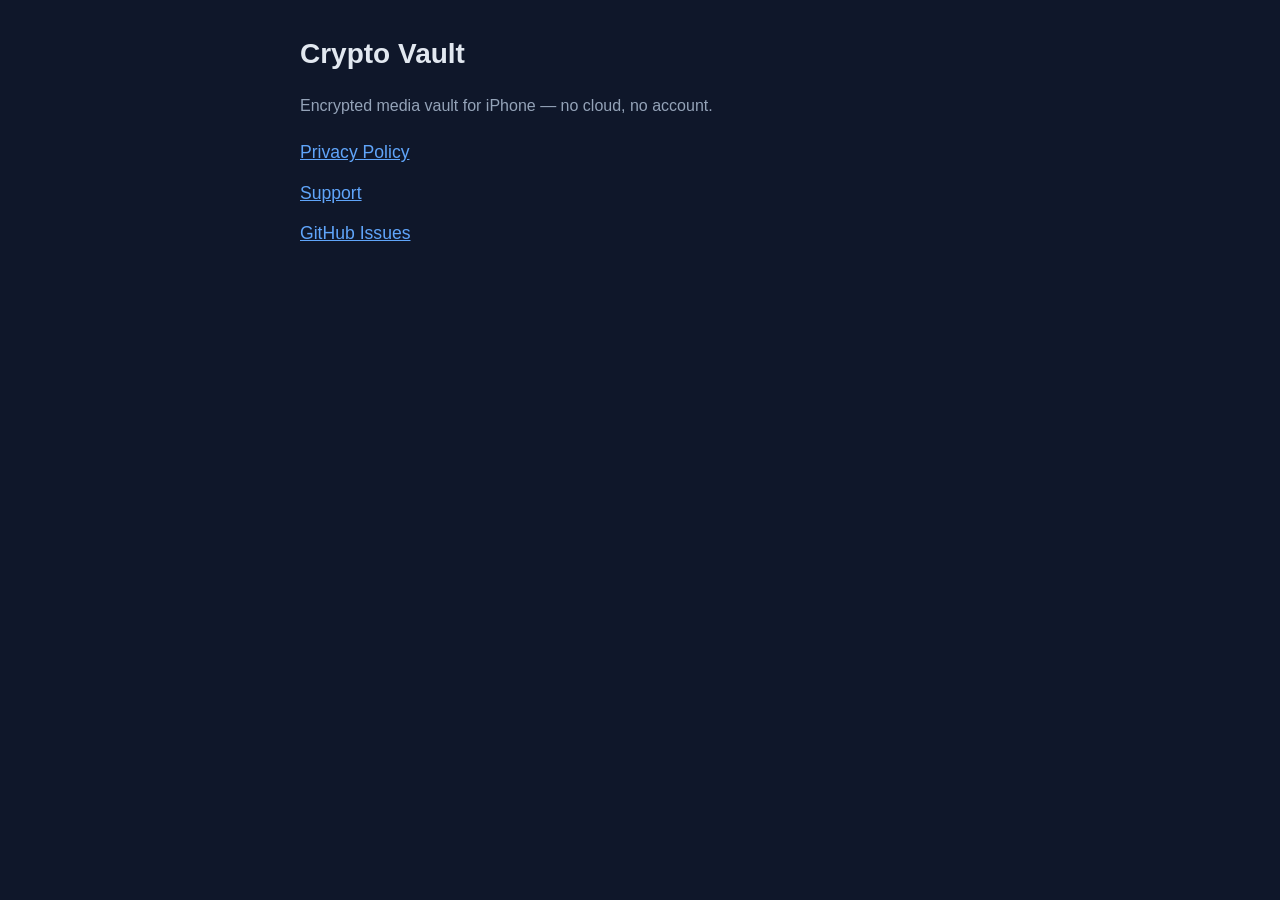
<file: index.html>
<!DOCTYPE html>
<html lang="en">
<head>
  <meta charset="utf-8" />
  <meta name="viewport" content="width=device-width, initial-scale=1" />
  <title>Crypto Vault</title>
  <link rel="stylesheet" href="style.css" />
</head>
<body>
  <main>
    <h1>Crypto Vault</h1>
    <p class="meta">Encrypted media vault for iPhone — no cloud, no account.</p>
    <ul class="links">
      <li><a href="privacy.html">Privacy Policy</a></li>
      <li><a href="support.html">Support</a></li>
      <li><a href="https://github.com/cai40/crypto-vault/issues">GitHub Issues</a></li>
    </ul>
  </main>
</body>
</html>
</file>
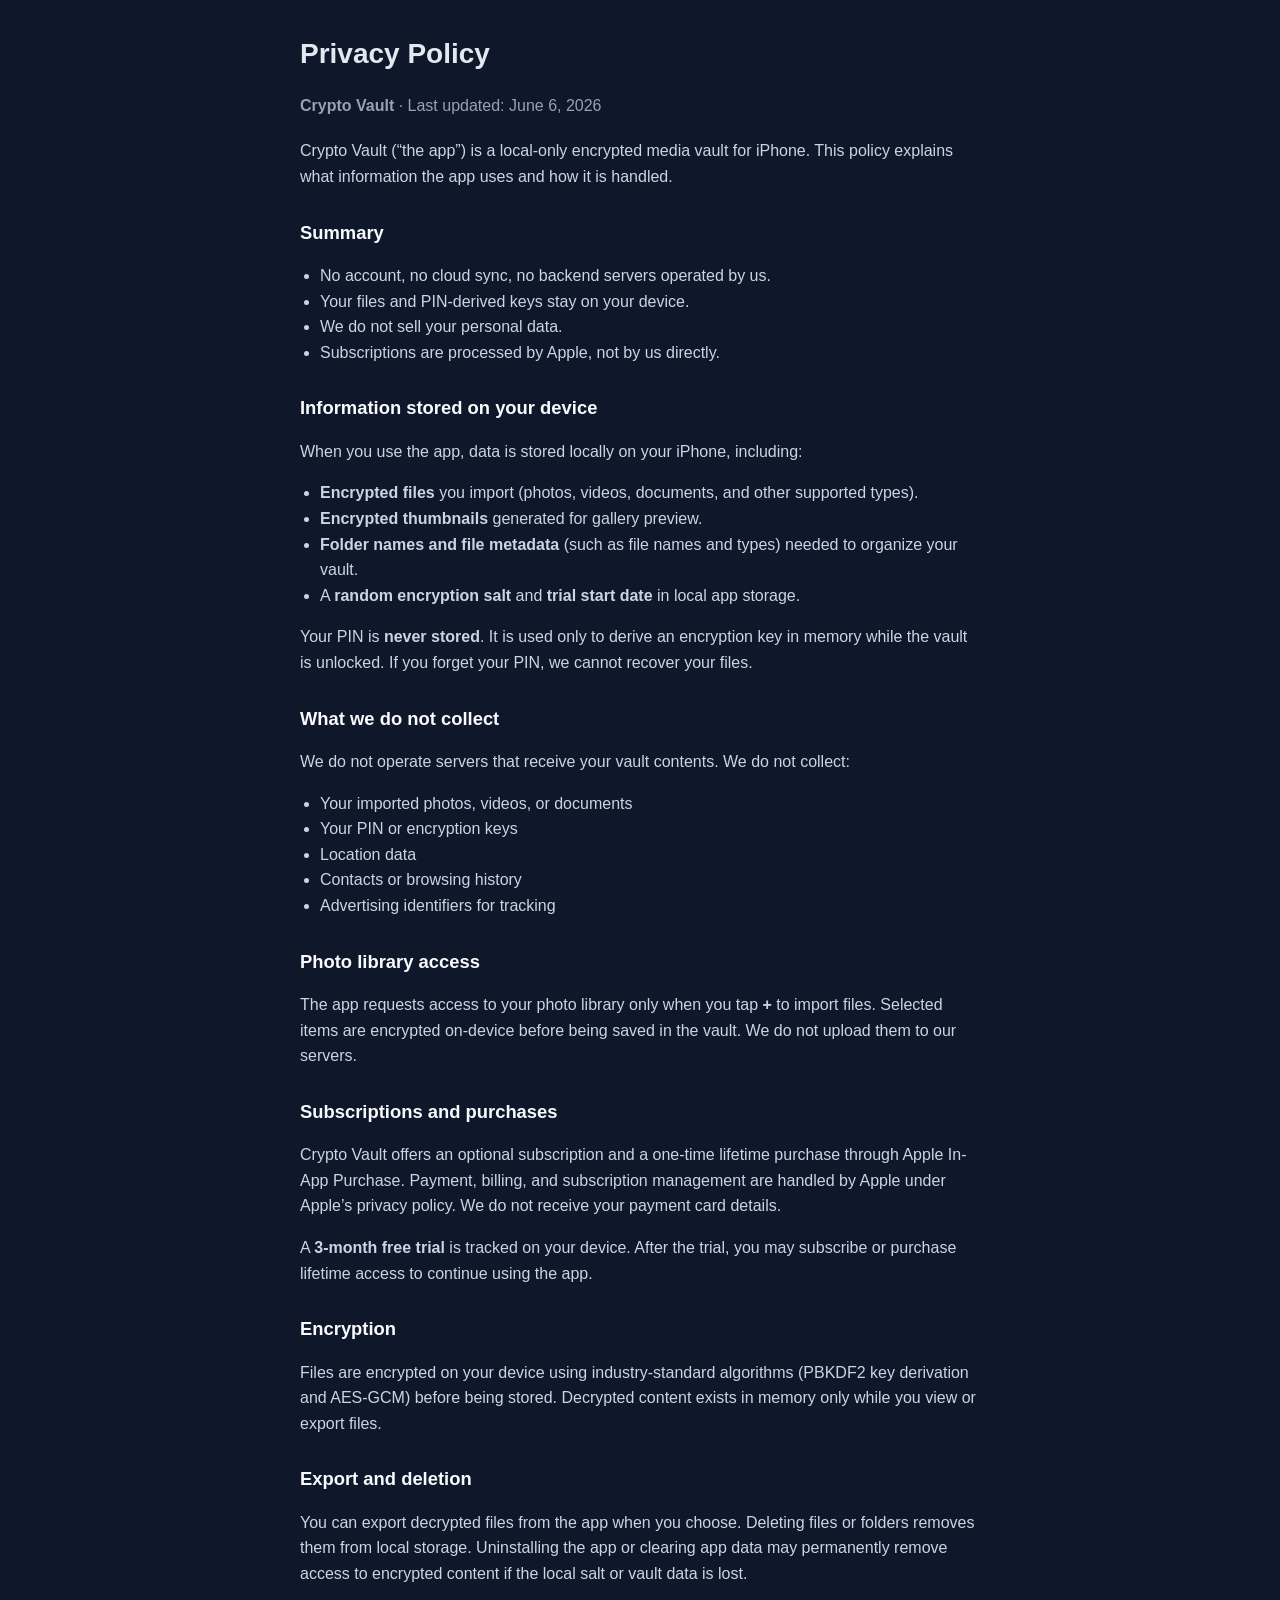
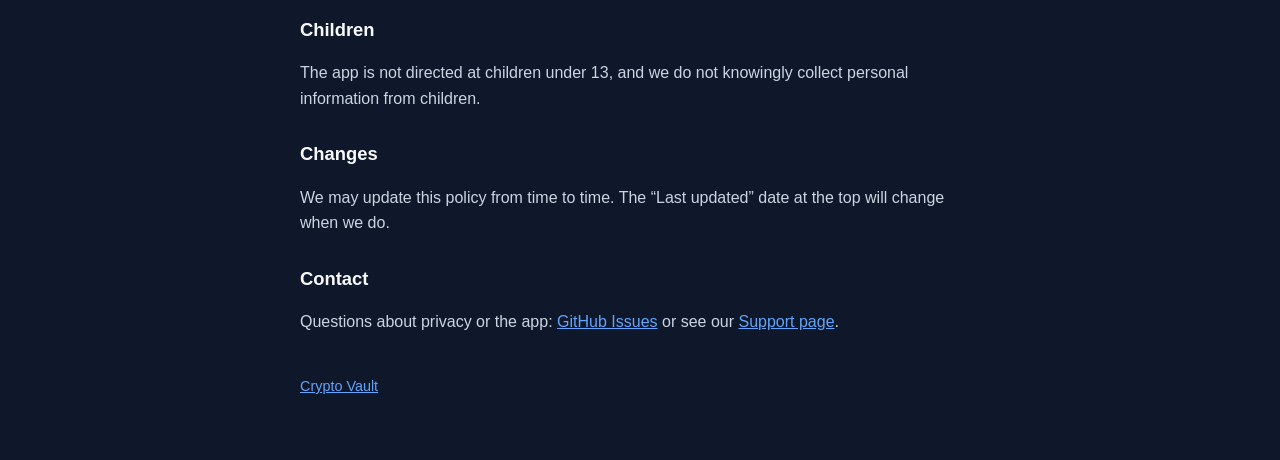
<file: privacy.html>
<!DOCTYPE html>
<html lang="en">
<head>
  <meta charset="utf-8" />
  <meta name="viewport" content="width=device-width, initial-scale=1" />
  <title>Privacy Policy — Crypto Vault</title>
  <link rel="stylesheet" href="style.css" />
</head>
<body>
  <main>
    <h1>Privacy Policy</h1>
    <p class="meta"><strong>Crypto Vault</strong> · Last updated: June 6, 2026</p>

    <p>
      Crypto Vault (“the app”) is a local-only encrypted media vault for iPhone.
      This policy explains what information the app uses and how it is handled.
    </p>

    <h2>Summary</h2>
    <ul>
      <li>No account, no cloud sync, no backend servers operated by us.</li>
      <li>Your files and PIN-derived keys stay on your device.</li>
      <li>We do not sell your personal data.</li>
      <li>Subscriptions are processed by Apple, not by us directly.</li>
    </ul>

    <h2>Information stored on your device</h2>
    <p>When you use the app, data is stored locally on your iPhone, including:</p>
    <ul>
      <li><strong>Encrypted files</strong> you import (photos, videos, documents, and other supported types).</li>
      <li><strong>Encrypted thumbnails</strong> generated for gallery preview.</li>
      <li><strong>Folder names and file metadata</strong> (such as file names and types) needed to organize your vault.</li>
      <li>A <strong>random encryption salt</strong> and <strong>trial start date</strong> in local app storage.</li>
    </ul>
    <p>
      Your PIN is <strong>never stored</strong>. It is used only to derive an encryption key in memory while the vault is unlocked.
      If you forget your PIN, we cannot recover your files.
    </p>

    <h2>What we do not collect</h2>
    <p>We do not operate servers that receive your vault contents. We do not collect:</p>
    <ul>
      <li>Your imported photos, videos, or documents</li>
      <li>Your PIN or encryption keys</li>
      <li>Location data</li>
      <li>Contacts or browsing history</li>
      <li>Advertising identifiers for tracking</li>
    </ul>

    <h2>Photo library access</h2>
    <p>
      The app requests access to your photo library only when you tap <strong>+</strong> to import files.
      Selected items are encrypted on-device before being saved in the vault. We do not upload them to our servers.
    </p>

    <h2>Subscriptions and purchases</h2>
    <p>
      Crypto Vault offers an optional subscription and a one-time lifetime purchase through Apple In-App Purchase.
      Payment, billing, and subscription management are handled by Apple under Apple’s privacy policy.
      We do not receive your payment card details.
    </p>
    <p>
      A <strong>3-month free trial</strong> is tracked on your device. After the trial, you may subscribe or purchase lifetime access to continue using the app.
    </p>

    <h2>Encryption</h2>
    <p>
      Files are encrypted on your device using industry-standard algorithms (PBKDF2 key derivation and AES-GCM)
      before being stored. Decrypted content exists in memory only while you view or export files.
    </p>

    <h2>Export and deletion</h2>
    <p>
      You can export decrypted files from the app when you choose. Deleting files or folders removes them from local storage.
      Uninstalling the app or clearing app data may permanently remove access to encrypted content if the local salt or vault data is lost.
    </p>

    <h2>Children</h2>
    <p>The app is not directed at children under 13, and we do not knowingly collect personal information from children.</p>

    <h2>Changes</h2>
    <p>We may update this policy from time to time. The “Last updated” date at the top will change when we do.</p>

    <h2>Contact</h2>
    <p>
      Questions about privacy or the app:
      <a href="https://github.com/cai40/crypto-vault/issues">GitHub Issues</a>
      or see our <a href="https://cai40.github.io/crypto-vault-docs/support.html">Support page</a>.
    </p>

    <p class="footer"><a href="index.html">Crypto Vault</a></p>
  </main>
</body>
</html>
</file>
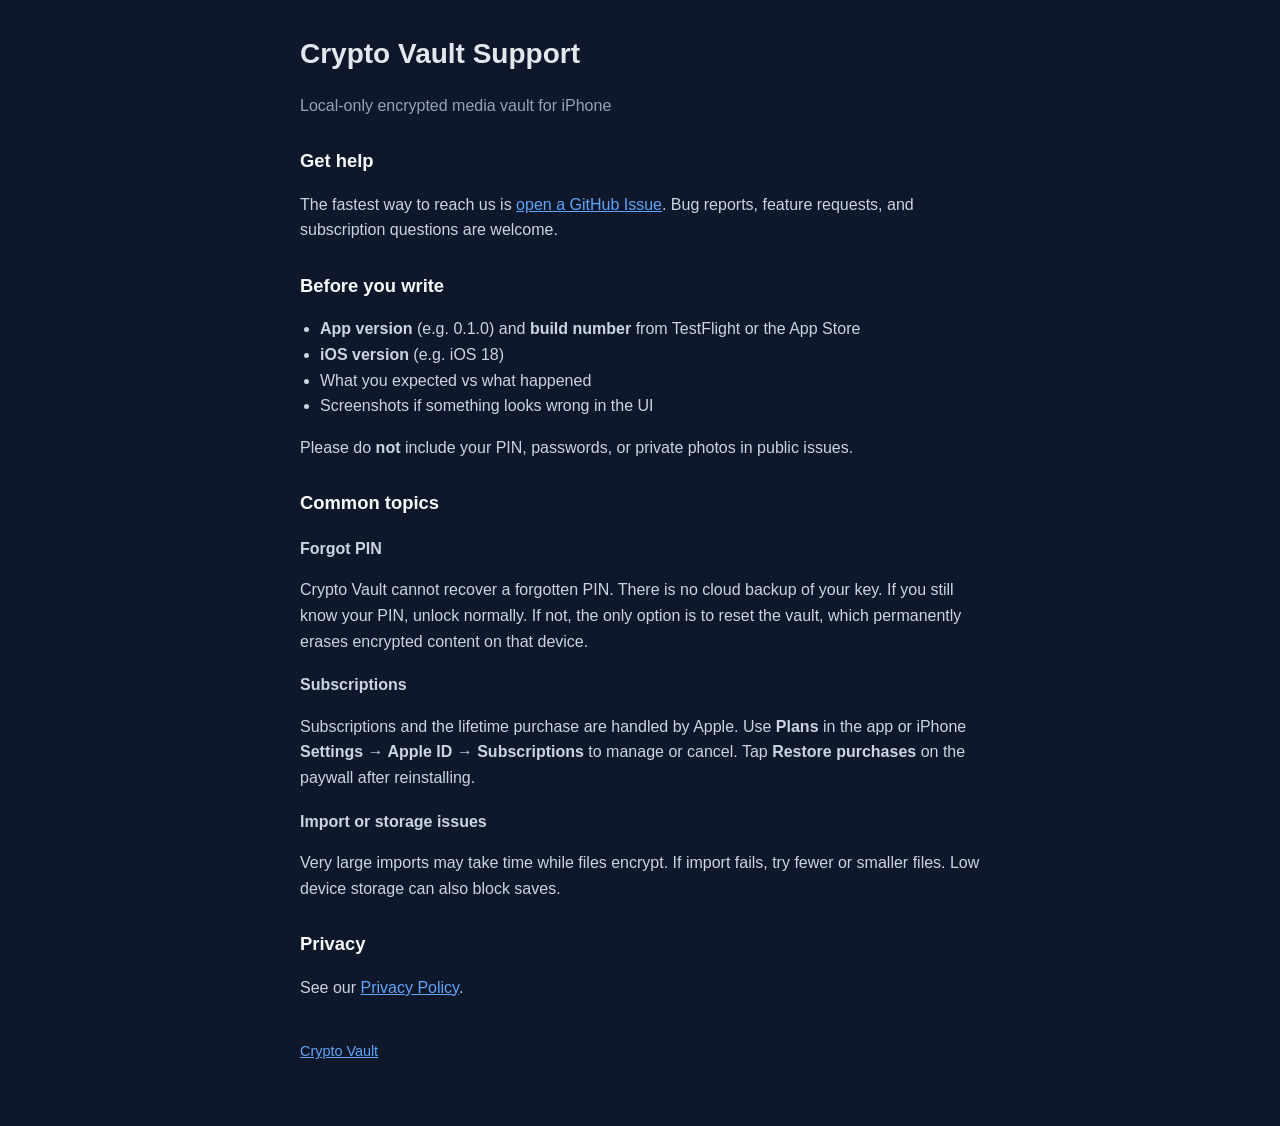
<file: support.html>
<!DOCTYPE html>
<html lang="en">
<head>
  <meta charset="utf-8" />
  <meta name="viewport" content="width=device-width, initial-scale=1" />
  <title>Support — Crypto Vault</title>
  <link rel="stylesheet" href="style.css" />
</head>
<body>
  <main>
    <h1>Crypto Vault Support</h1>
    <p class="meta">Local-only encrypted media vault for iPhone</p>

    <h2>Get help</h2>
    <p>
      The fastest way to reach us is
      <a href="https://github.com/cai40/crypto-vault/issues/new">open a GitHub Issue</a>.
      Bug reports, feature requests, and subscription questions are welcome.
    </p>

    <h2>Before you write</h2>
    <ul>
      <li><strong>App version</strong> (e.g. 0.1.0) and <strong>build number</strong> from TestFlight or the App Store</li>
      <li><strong>iOS version</strong> (e.g. iOS 18)</li>
      <li>What you expected vs what happened</li>
      <li>Screenshots if something looks wrong in the UI</li>
    </ul>
    <p>Please do <strong>not</strong> include your PIN, passwords, or private photos in public issues.</p>

    <h2>Common topics</h2>
    <h3>Forgot PIN</h3>
    <p>
      Crypto Vault cannot recover a forgotten PIN. There is no cloud backup of your key.
      If you still know your PIN, unlock normally. If not, the only option is to reset the vault,
      which permanently erases encrypted content on that device.
    </p>

    <h3>Subscriptions</h3>
    <p>
      Subscriptions and the lifetime purchase are handled by Apple. Use <strong>Plans</strong> in the app
      or iPhone <strong>Settings → Apple ID → Subscriptions</strong> to manage or cancel.
      Tap <strong>Restore purchases</strong> on the paywall after reinstalling.
    </p>

    <h3>Import or storage issues</h3>
    <p>
      Very large imports may take time while files encrypt. If import fails, try fewer or smaller files.
      Low device storage can also block saves.
    </p>

    <h2>Privacy</h2>
    <p>See our <a href="privacy.html">Privacy Policy</a>.</p>

    <p class="footer"><a href="index.html">Crypto Vault</a></p>
  </main>
</body>
</html>
</file>
<file: style.css>
* { box-sizing: border-box; }
body {
  margin: 0;
  font-family: -apple-system, BlinkMacSystemFont, "Segoe UI", sans-serif;
  background: #0f172a;
  color: #e2e8f0;
  line-height: 1.6;
}
main {
  max-width: 720px;
  margin: 0 auto;
  padding: 32px 20px 48px;
}
h1 { font-size: 1.75rem; margin: 0 0 8px; }
h2 { font-size: 1.15rem; margin: 28px 0 10px; color: #f8fafc; }
h3 { font-size: 1rem; margin: 18px 0 8px; color: #cbd5e1; }
p, li { color: #cbd5e1; }
.meta { color: #94a3b8; margin-bottom: 20px; }
a { color: #60a5fa; }
ul { padding-left: 1.25rem; }
.links { list-style: none; padding: 0; font-size: 1.1rem; }
.links li { margin: 12px 0; }
.footer { margin-top: 40px; color: #64748b; font-size: 0.9rem; }
</file>
